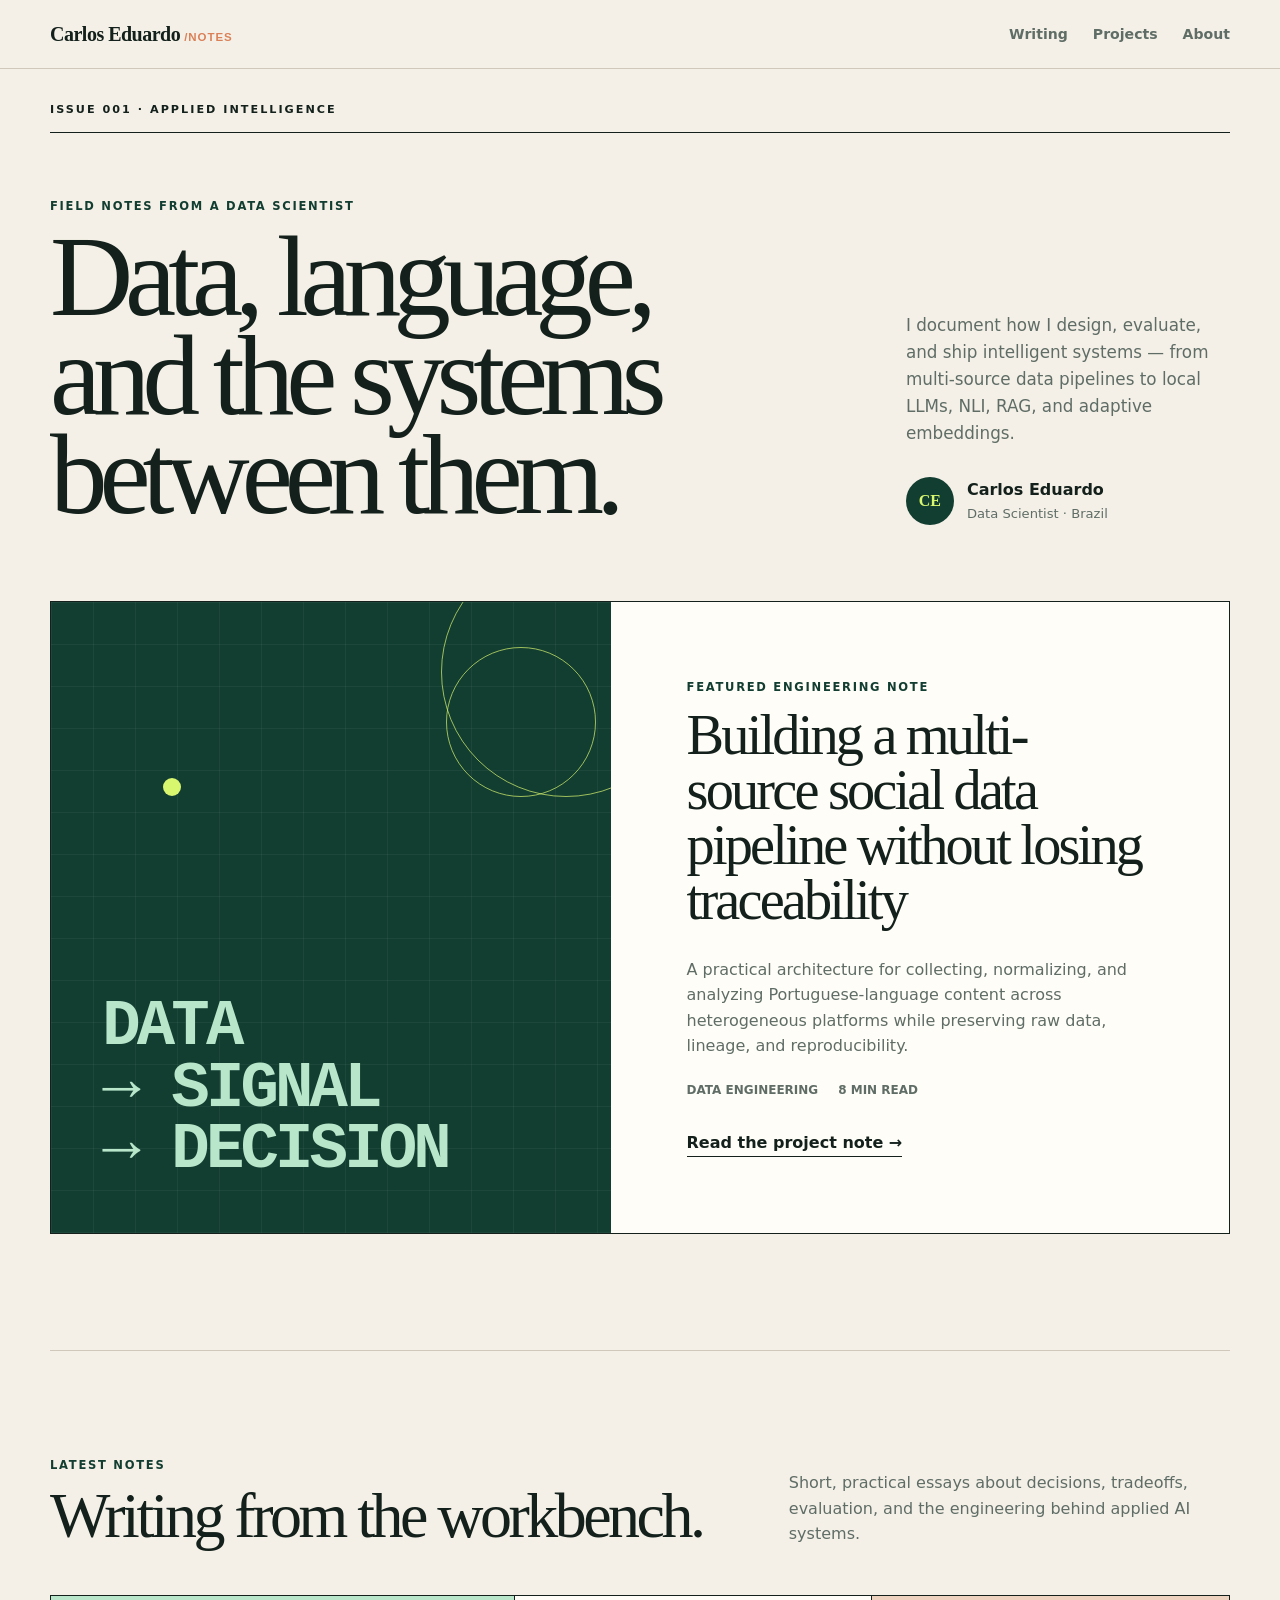
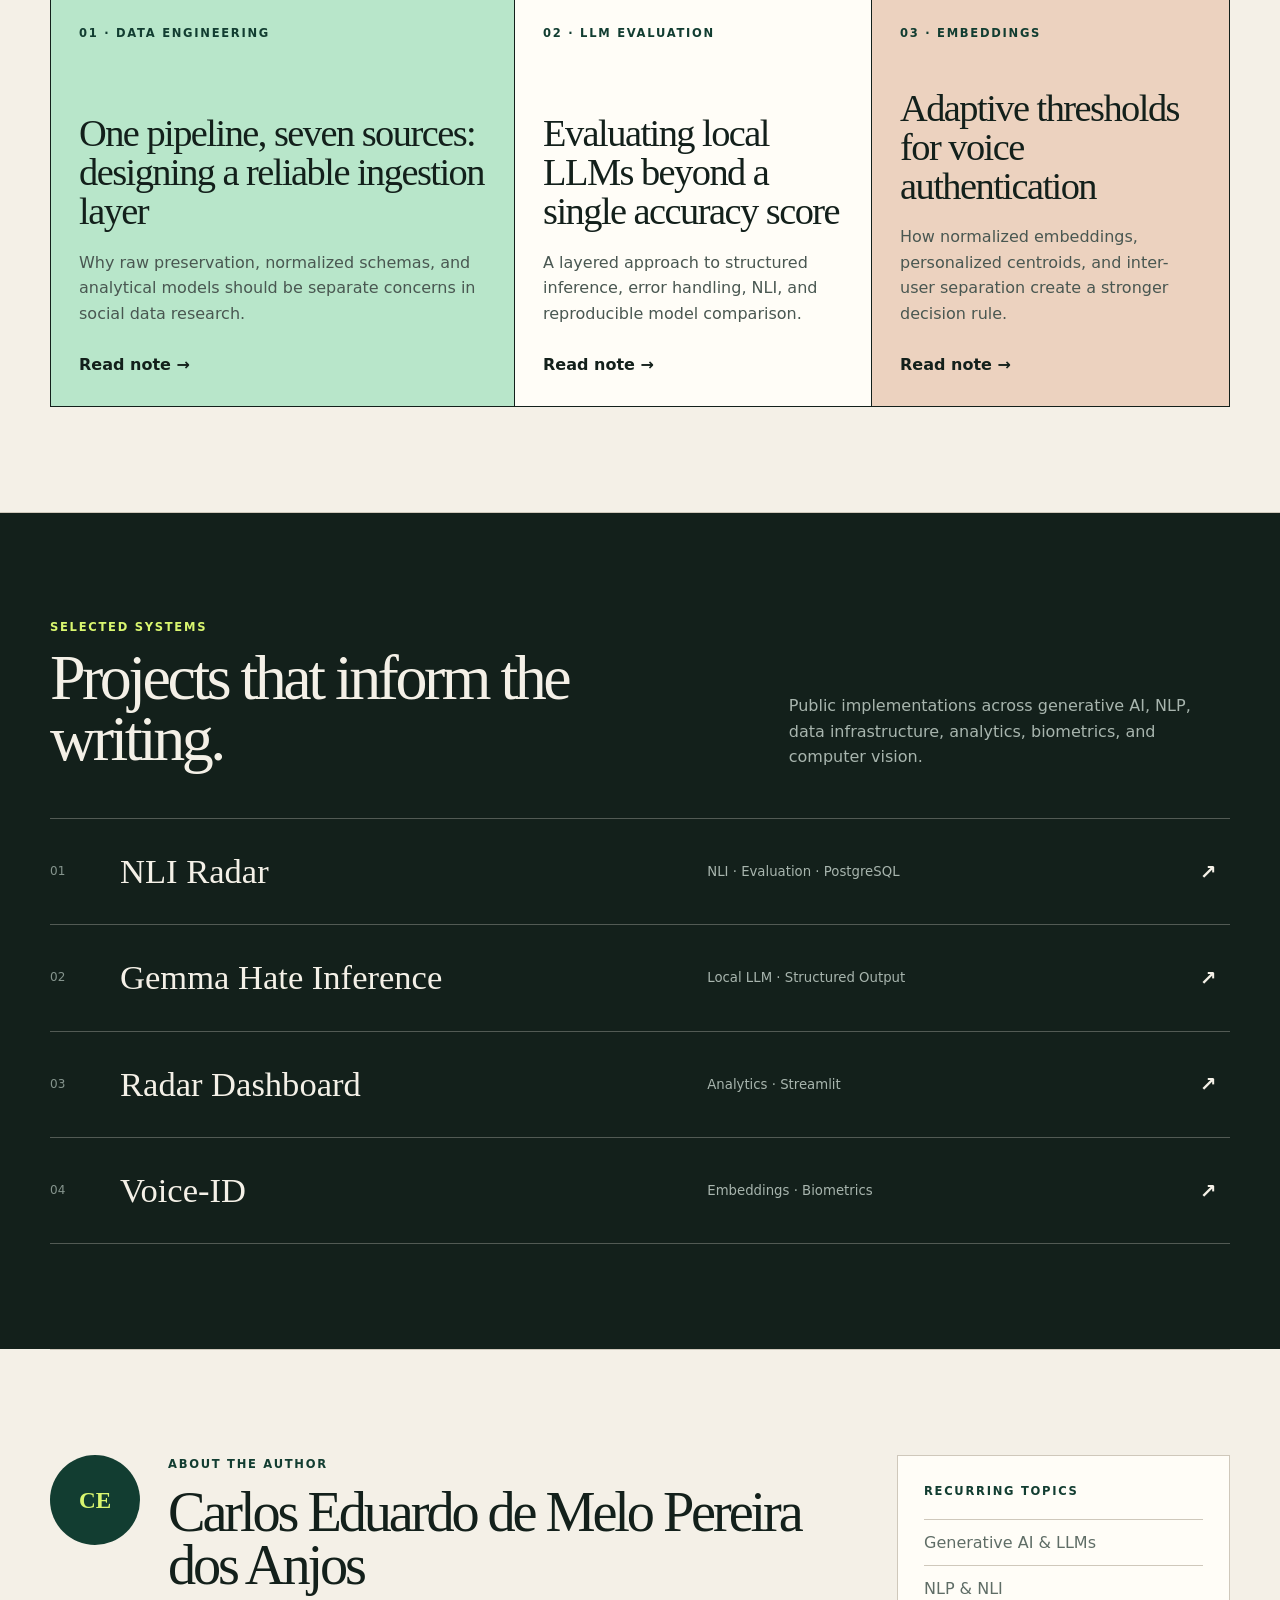
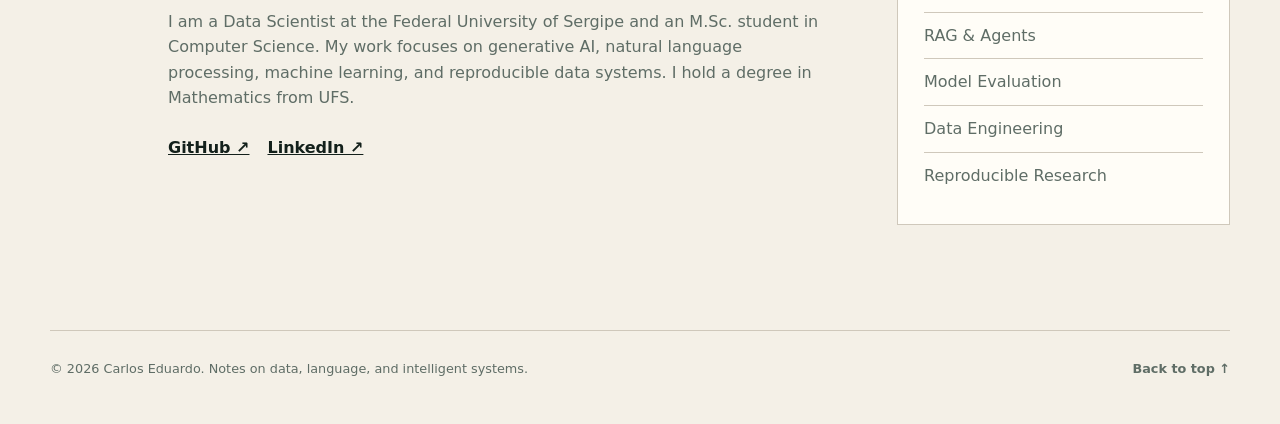
<file: index.html>
<!doctype html>
<html lang="en">
<head>
  <meta charset="utf-8">
  <meta name="viewport" content="width=device-width, initial-scale=1">
  <title>Carlos Eduardo — Notes on Data & AI</title>
  <meta name="description" content="A technical blog by Carlos Eduardo about data science, generative AI, NLP, LLM evaluation, and reliable data systems.">
  <meta property="og:title" content="Carlos Eduardo — Notes on Data & AI">
  <meta property="og:description" content="Field notes on data science, generative AI, NLP, and reliable intelligent systems.">
  <meta property="og:type" content="website">
  <meta property="og:url" content="https://carlosanjoss.github.io/">
  <meta property="og:image" content="https://carlosanjoss.github.io/og.png">
  <meta property="og:image:width" content="1200">
  <meta property="og:image:height" content="630">
  <meta property="og:image:alt" content="Carlos Eduardo — Data Scientist, Generative AI, NLP">
  <meta name="twitter:card" content="summary_large_image">
  <meta name="twitter:image" content="https://carlosanjoss.github.io/og.png">
  <link rel="canonical" href="https://carlosanjoss.github.io/">
  <link rel="stylesheet" href="styles.css">
</head>
<body id="top">
  <header class="site-header">
    <div class="container nav-wrap">
      <a class="wordmark" href="blog.html">Carlos Eduardo<span>/notes</span></a>
      <nav aria-label="Primary navigation">
        <a href="#writing">Writing</a>
        <a href="#projects">Projects</a>
        <a href="#about">About</a>
      </nav>
    </div>
  </header>

  <main>
    <section class="masthead container">
      <p class="issue">ISSUE 001 · APPLIED INTELLIGENCE</p>
      <div class="mast-grid">
        <div>
          <p class="kicker">Field notes from a Data Scientist</p>
          <h1>Data, language, and the systems between them.</h1>
        </div>
        <div class="mast-aside">
          <p>I document how I design, evaluate, and ship intelligent systems — from multi-source data pipelines to local LLMs, NLI, RAG, and adaptive embeddings.</p>
          <div class="author-line">
            <div class="monogram" aria-hidden="true">CE</div>
            <div><strong>Carlos Eduardo</strong><span>Data Scientist · Brazil</span></div>
          </div>
        </div>
      </div>
    </section>

    <section class="feature container" aria-labelledby="featured-title">
      <div class="feature-art" aria-hidden="true">
        <span class="signal signal-a"></span><span class="signal signal-b"></span><span class="signal signal-c"></span>
        <div class="feature-code">DATA<br>→ SIGNAL<br>→ DECISION</div>
      </div>
      <article class="feature-copy">
        <p class="label">Featured engineering note</p>
        <h2 id="featured-title">Building a multi-source social data pipeline without losing traceability</h2>
        <p>A practical architecture for collecting, normalizing, and analyzing Portuguese-language content across heterogeneous platforms while preserving raw data, lineage, and reproducibility.</p>
        <div class="meta"><span>Data Engineering</span><span>8 min read</span></div>
        <a class="text-link" href="posts/social-data-pipeline.html">Read the project note <span aria-hidden="true">→</span></a>
      </article>
    </section>

    <section id="writing" class="section container">
      <div class="section-title">
        <div><p class="kicker">Latest notes</p><h2>Writing from the workbench.</h2></div>
        <p>Short, practical essays about decisions, tradeoffs, evaluation, and the engineering behind applied AI systems.</p>
      </div>
      <div class="post-grid">
        <article class="post-card post-large">
          <p class="label">01 · Data Engineering</p>
          <h3>One pipeline, seven sources: designing a reliable ingestion layer</h3>
          <p>Why raw preservation, normalized schemas, and analytical models should be separate concerns in social data research.</p>
          <a href="posts/social-data-pipeline.html">Read note <span aria-hidden="true">→</span></a>
        </article>
        <article class="post-card">
          <p class="label">02 · LLM Evaluation</p>
          <h3>Evaluating local LLMs beyond a single accuracy score</h3>
          <p>A layered approach to structured inference, error handling, NLI, and reproducible model comparison.</p>
          <a href="posts/local-llm-evaluation.html">Read note <span aria-hidden="true">→</span></a>
        </article>
        <article class="post-card tone-warm">
          <p class="label">03 · Embeddings</p>
          <h3>Adaptive thresholds for voice authentication</h3>
          <p>How normalized embeddings, personalized centroids, and inter-user separation create a stronger decision rule.</p>
          <a href="posts/adaptive-voice-authentication.html">Read note <span aria-hidden="true">→</span></a>
        </article>
      </div>
    </section>

    <section id="projects" class="section projects-section">
      <div class="container">
        <div class="section-title">
          <div><p class="kicker">Selected systems</p><h2>Projects that inform the writing.</h2></div>
          <p>Public implementations across generative AI, NLP, data infrastructure, analytics, biometrics, and computer vision.</p>
        </div>
        <div class="project-list">
          <a href="https://github.com/carlosanjoss/nli_radar" target="_blank" rel="noreferrer"><span>01</span><strong>NLI Radar</strong><em>NLI · Evaluation · PostgreSQL</em><b aria-hidden="true">↗</b></a>
          <a href="https://github.com/carlosanjoss/gema_hate" target="_blank" rel="noreferrer"><span>02</span><strong>Gemma Hate Inference</strong><em>Local LLM · Structured Output</em><b aria-hidden="true">↗</b></a>
          <a href="https://github.com/carlosanjoss/dashboard_radar" target="_blank" rel="noreferrer"><span>03</span><strong>Radar Dashboard</strong><em>Analytics · Streamlit</em><b aria-hidden="true">↗</b></a>
          <a href="https://github.com/carlosanjoss/voice-id" target="_blank" rel="noreferrer"><span>04</span><strong>Voice-ID</strong><em>Embeddings · Biometrics</em><b aria-hidden="true">↗</b></a>
        </div>
      </div>
    </section>

    <section id="about" class="section about container">
      <div class="about-card">
        <div class="monogram monogram-large" aria-hidden="true">CE</div>
        <div>
          <p class="kicker">About the author</p>
          <h2>Carlos Eduardo de Melo Pereira dos Anjos</h2>
          <p>I am a Data Scientist at the Federal University of Sergipe and an M.Sc. student in Computer Science. My work focuses on generative AI, natural language processing, machine learning, and reproducible data systems. I hold a degree in Mathematics from UFS.</p>
          <div class="about-links">
            <a href="https://github.com/carlosanjoss" target="_blank" rel="noreferrer">GitHub ↗</a>
            <a href="https://www.linkedin.com/in/carlos-eduardo-de-melo-pereira-dos-anjos-7416bb205" target="_blank" rel="noreferrer">LinkedIn ↗</a>
          </div>
        </div>
      </div>
      <aside class="topics">
        <p class="label">Recurring topics</p>
        <ul><li>Generative AI & LLMs</li><li>NLP & NLI</li><li>RAG & Agents</li><li>Model Evaluation</li><li>Data Engineering</li><li>Reproducible Research</li></ul>
      </aside>
    </section>
  </main>

  <footer class="container">
    <p>© 2026 Carlos Eduardo. Notes on data, language, and intelligent systems.</p>
    <a href="#top">Back to top ↑</a>
  </footer>
</body>
</html>
</file>
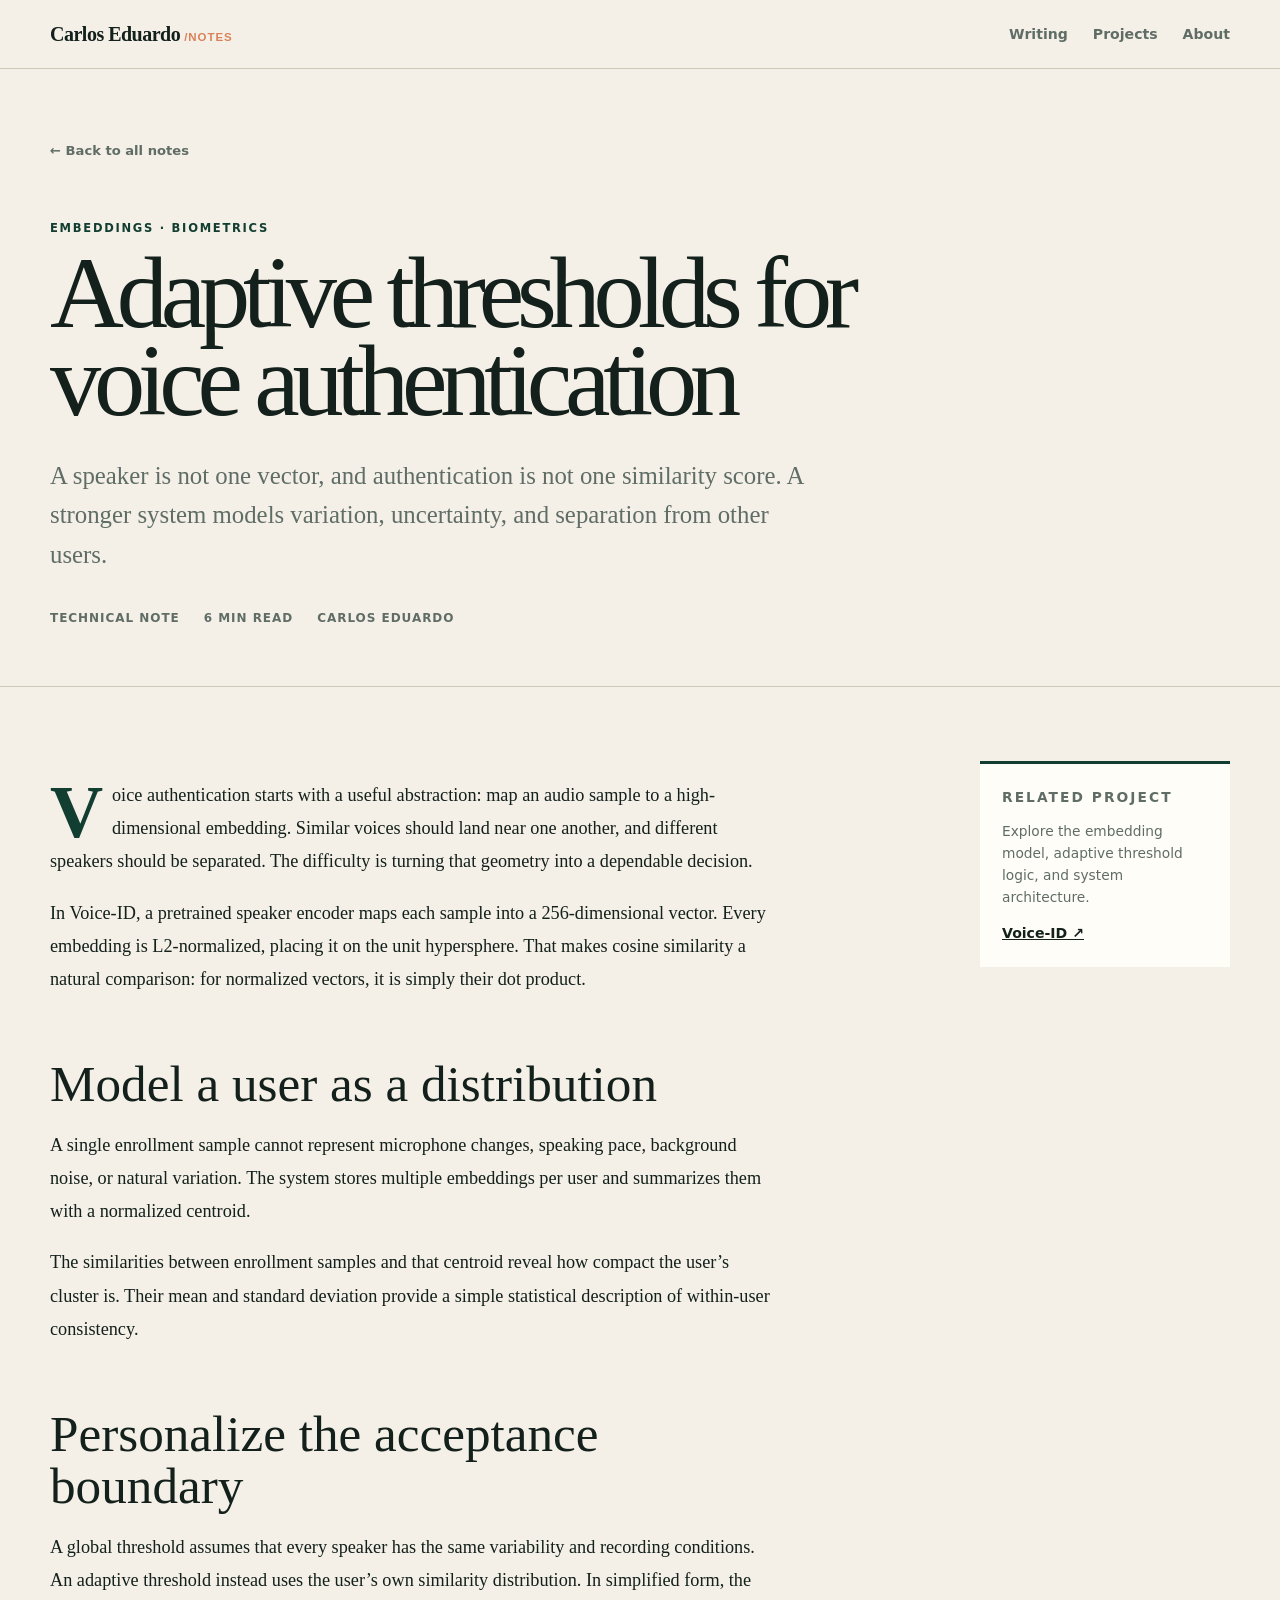
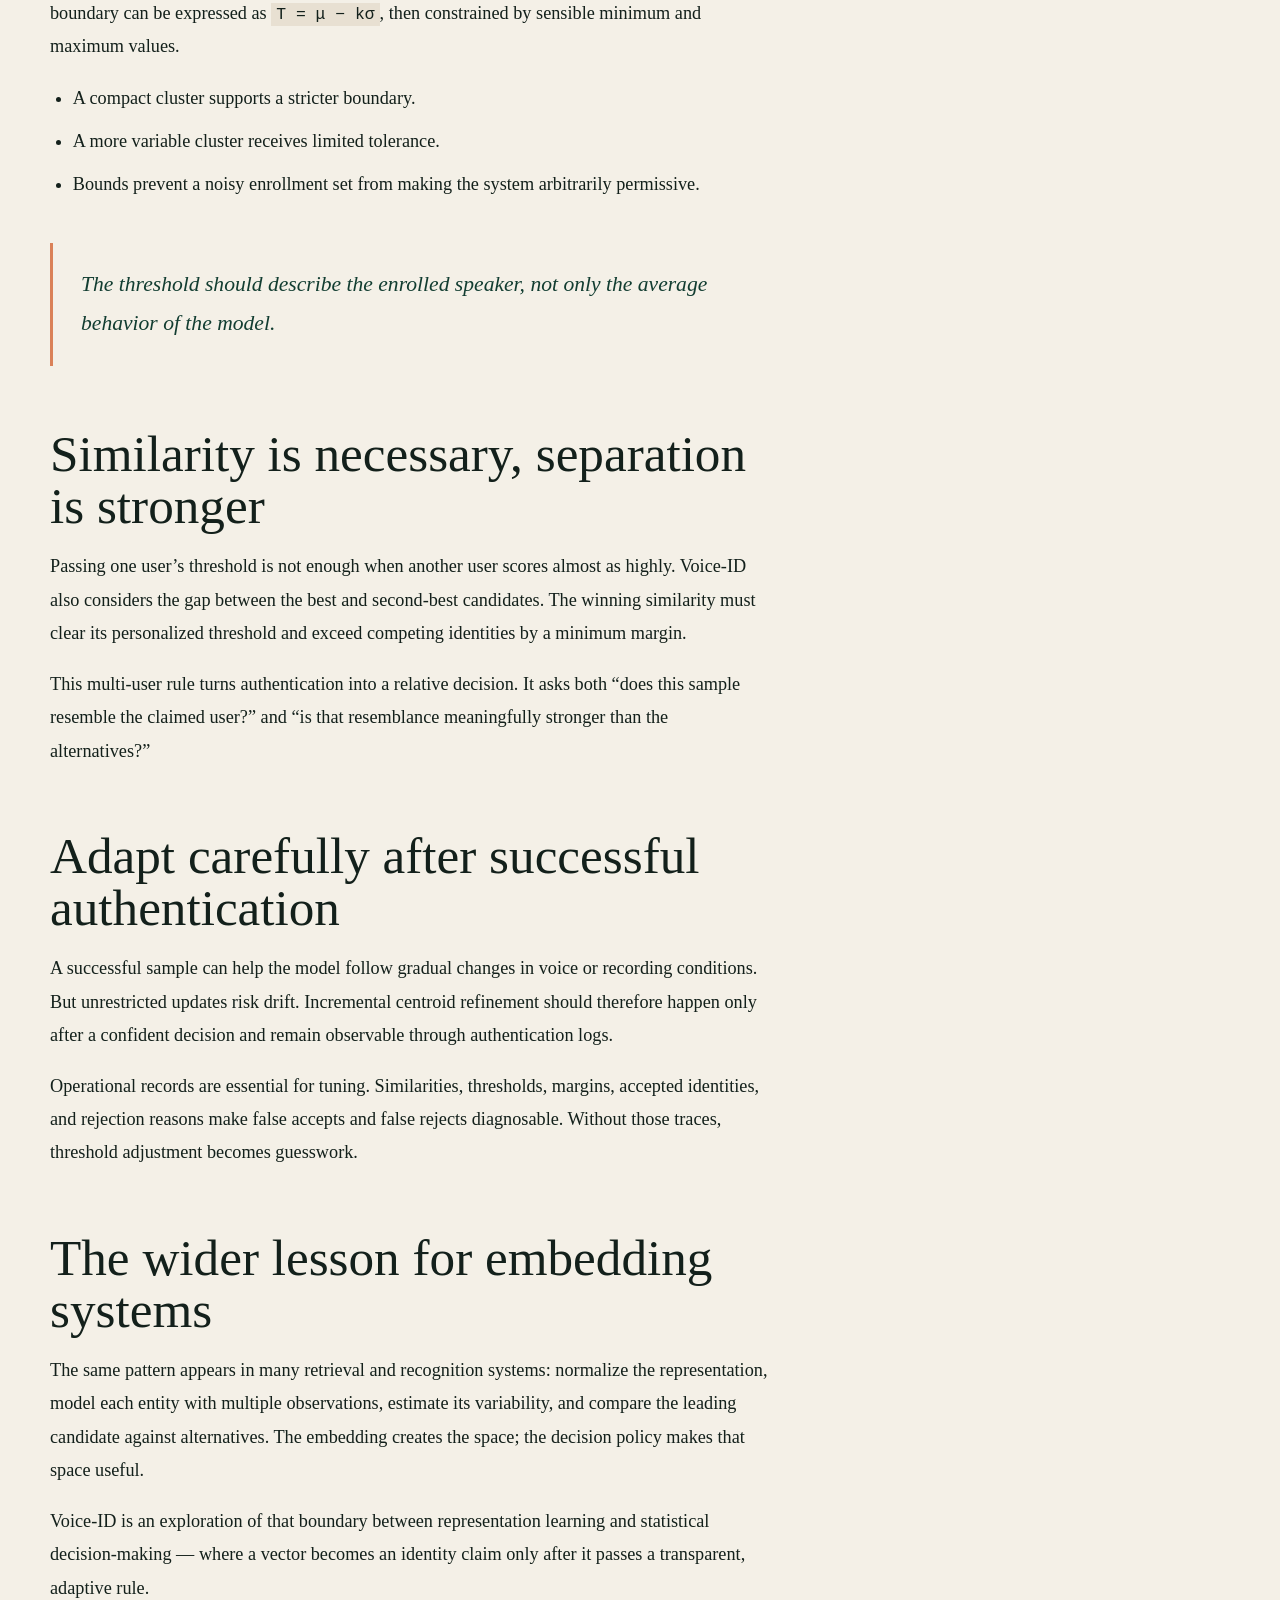
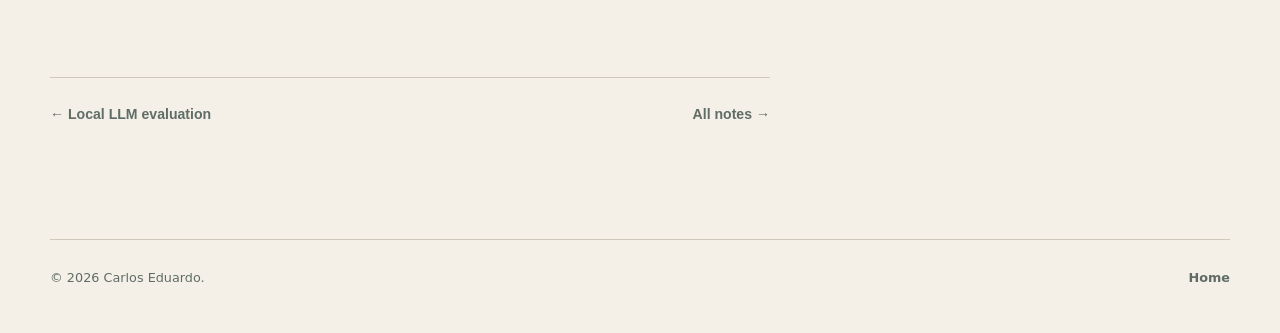
<file: posts/adaptive-voice-authentication.html>
<!doctype html>
<html lang="en">
<head>
  <meta charset="utf-8"><meta name="viewport" content="width=device-width, initial-scale=1">
  <title>Adaptive Thresholds for Voice Authentication — Carlos Eduardo</title>
  <meta name="description" content="How normalized voice embeddings, personalized centroids, and inter-user separation support adaptive speaker authentication.">
  <meta property="og:title" content="Adaptive Thresholds for Voice Authentication"><meta property="og:description" content="Normalized embeddings, personalized centroids, and inter-user separation for speaker authentication."><meta property="og:type" content="article">
  <link rel="stylesheet" href="../styles.css">
</head>
<body>
  <header class="site-header"><div class="container nav-wrap"><a class="wordmark" href="../index.html">Carlos Eduardo<span>/notes</span></a><nav aria-label="Primary navigation"><a href="../index.html#writing">Writing</a><a href="../index.html#projects">Projects</a><a href="../index.html#about">About</a></nav></div></header>
  <main>
    <header class="article-header"><div class="container"><a class="back" href="../index.html">← Back to all notes</a><p class="kicker">Embeddings · Biometrics</p><h1>Adaptive thresholds for voice authentication</h1><p class="article-deck">A speaker is not one vector, and authentication is not one similarity score. A stronger system models variation, uncertainty, and separation from other users.</p><div class="article-meta"><span>Technical note</span><span>6 min read</span><span>Carlos Eduardo</span></div></div></header>
    <div class="article-layout container">
      <article class="article-body">
        <p>Voice authentication starts with a useful abstraction: map an audio sample to a high-dimensional embedding. Similar voices should land near one another, and different speakers should be separated. The difficulty is turning that geometry into a dependable decision.</p>
        <p>In Voice-ID, a pretrained speaker encoder maps each sample into a 256-dimensional vector. Every embedding is L2-normalized, placing it on the unit hypersphere. That makes cosine similarity a natural comparison: for normalized vectors, it is simply their dot product.</p>
        <h2>Model a user as a distribution</h2>
        <p>A single enrollment sample cannot represent microphone changes, speaking pace, background noise, or natural variation. The system stores multiple embeddings per user and summarizes them with a normalized centroid.</p>
        <p>The similarities between enrollment samples and that centroid reveal how compact the user’s cluster is. Their mean and standard deviation provide a simple statistical description of within-user consistency.</p>
        <h2>Personalize the acceptance boundary</h2>
        <p>A global threshold assumes that every speaker has the same variability and recording conditions. An adaptive threshold instead uses the user’s own similarity distribution. In simplified form, the boundary can be expressed as <code>T = μ − kσ</code>, then constrained by sensible minimum and maximum values.</p>
        <ul><li>A compact cluster supports a stricter boundary.</li><li>A more variable cluster receives limited tolerance.</li><li>Bounds prevent a noisy enrollment set from making the system arbitrarily permissive.</li></ul>
        <blockquote>The threshold should describe the enrolled speaker, not only the average behavior of the model.</blockquote>
        <h2>Similarity is necessary, separation is stronger</h2>
        <p>Passing one user’s threshold is not enough when another user scores almost as highly. Voice-ID also considers the gap between the best and second-best candidates. The winning similarity must clear its personalized threshold and exceed competing identities by a minimum margin.</p>
        <p>This multi-user rule turns authentication into a relative decision. It asks both “does this sample resemble the claimed user?” and “is that resemblance meaningfully stronger than the alternatives?”</p>
        <h2>Adapt carefully after successful authentication</h2>
        <p>A successful sample can help the model follow gradual changes in voice or recording conditions. But unrestricted updates risk drift. Incremental centroid refinement should therefore happen only after a confident decision and remain observable through authentication logs.</p>
        <p>Operational records are essential for tuning. Similarities, thresholds, margins, accepted identities, and rejection reasons make false accepts and false rejects diagnosable. Without those traces, threshold adjustment becomes guesswork.</p>
        <h2>The wider lesson for embedding systems</h2>
        <p>The same pattern appears in many retrieval and recognition systems: normalize the representation, model each entity with multiple observations, estimate its variability, and compare the leading candidate against alternatives. The embedding creates the space; the decision policy makes that space useful.</p>
        <p>Voice-ID is an exploration of that boundary between representation learning and statistical decision-making — where a vector becomes an identity claim only after it passes a transparent, adaptive rule.</p>
        <nav class="article-nav" aria-label="Article navigation"><a href="local-llm-evaluation.html">← Local LLM evaluation</a><a href="../index.html">All notes →</a></nav>
      </article>
      <aside class="article-aside"><p class="label">Related project</p><p>Explore the embedding model, adaptive threshold logic, and system architecture.</p><a href="https://github.com/carlosanjoss/voice-id" target="_blank" rel="noreferrer">Voice-ID ↗</a></aside>
    </div>
  </main>
  <footer class="container"><p>© 2026 Carlos Eduardo.</p><a href="../index.html">Home</a></footer>
</body>
</html>
</file>
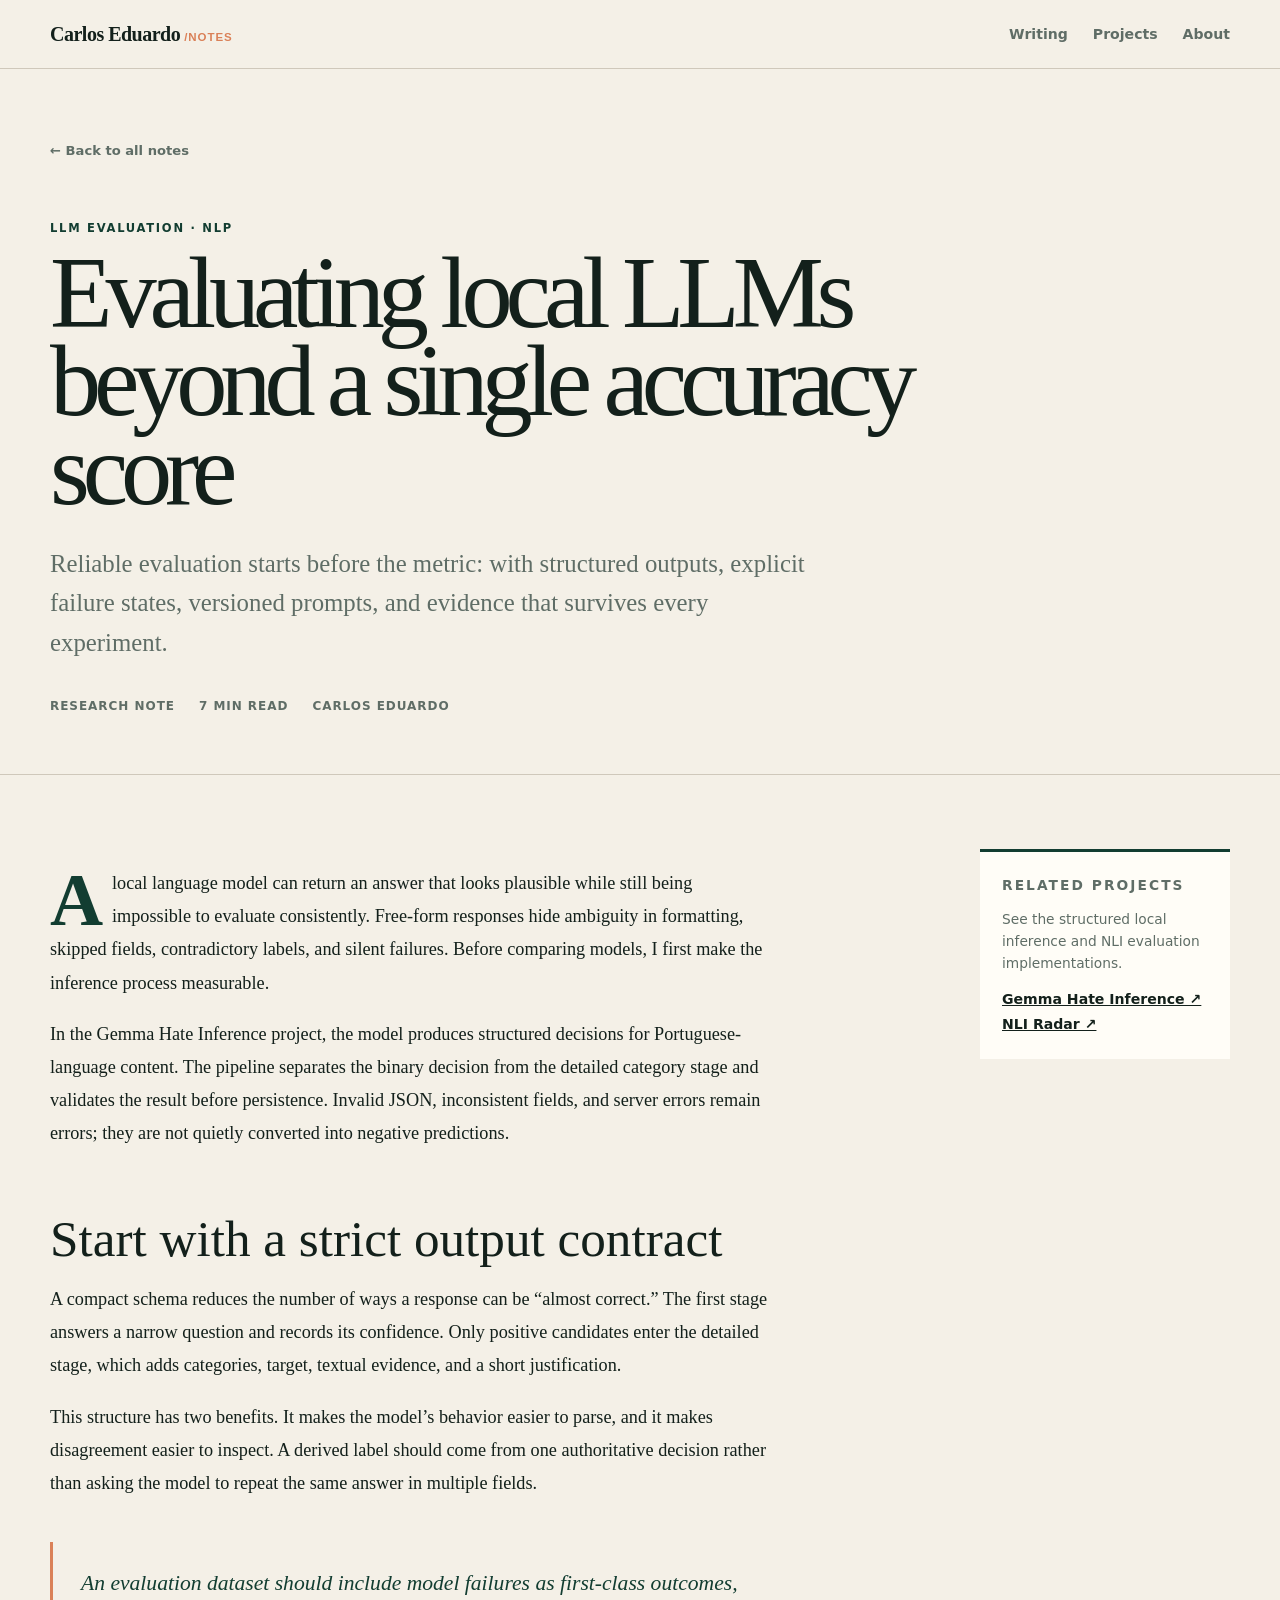
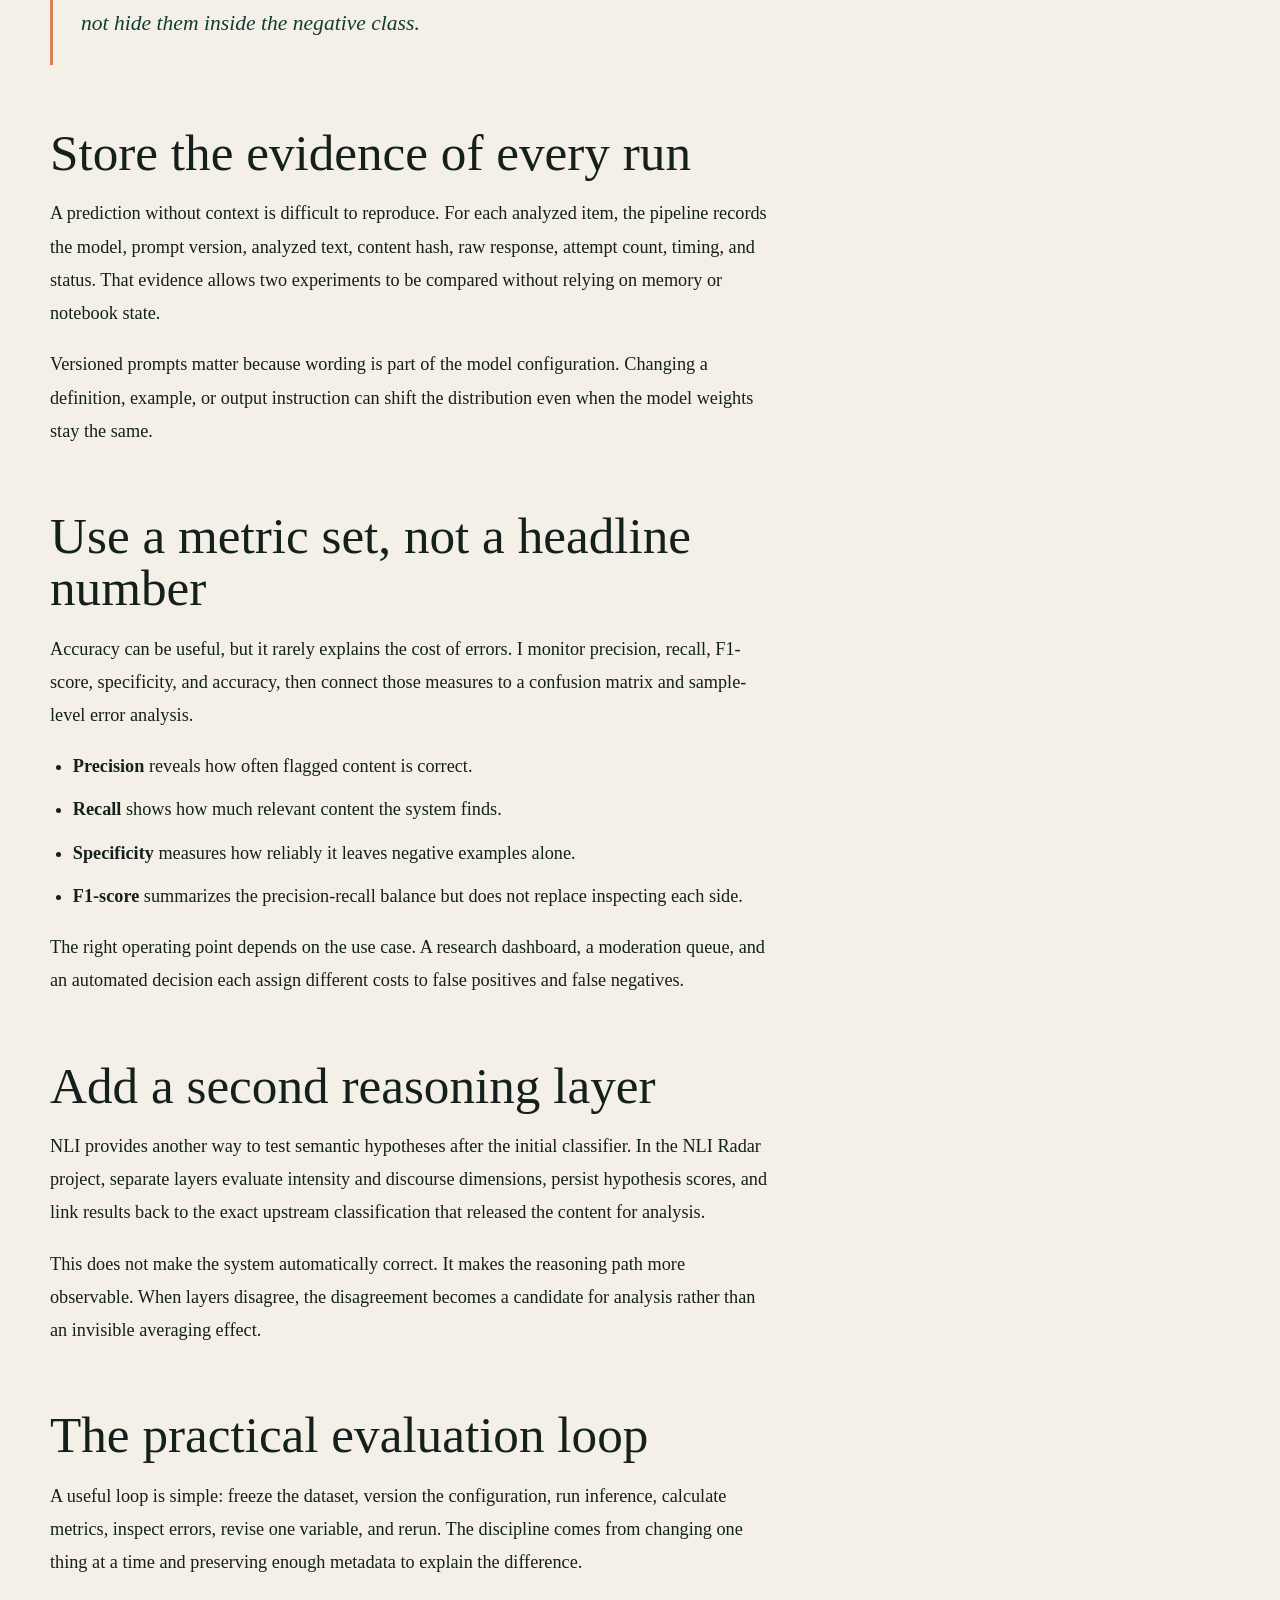
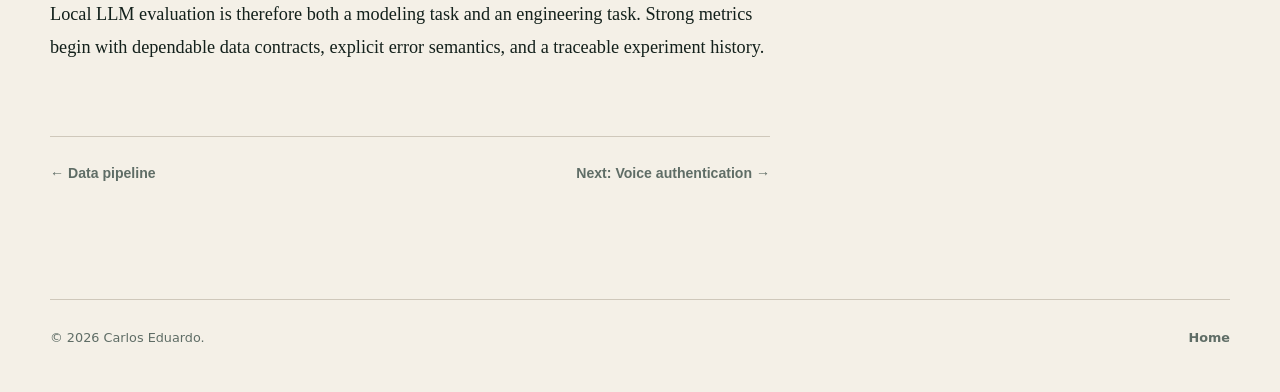
<file: posts/local-llm-evaluation.html>
<!doctype html>
<html lang="en">
<head>
  <meta charset="utf-8"><meta name="viewport" content="width=device-width, initial-scale=1">
  <title>Evaluating Local LLMs Beyond Accuracy — Carlos Eduardo</title>
  <meta name="description" content="A layered approach to structured local LLM inference, metrics, error analysis, NLI, and reproducible evaluation.">
  <meta property="og:title" content="Evaluating Local LLMs Beyond Accuracy"><meta property="og:description" content="Structured inference, metrics, error analysis, NLI, and reproducible evaluation."><meta property="og:type" content="article">
  <link rel="stylesheet" href="../styles.css">
</head>
<body>
  <header class="site-header"><div class="container nav-wrap"><a class="wordmark" href="../index.html">Carlos Eduardo<span>/notes</span></a><nav aria-label="Primary navigation"><a href="../index.html#writing">Writing</a><a href="../index.html#projects">Projects</a><a href="../index.html#about">About</a></nav></div></header>
  <main>
    <header class="article-header"><div class="container"><a class="back" href="../index.html">← Back to all notes</a><p class="kicker">LLM Evaluation · NLP</p><h1>Evaluating local LLMs beyond a single accuracy score</h1><p class="article-deck">Reliable evaluation starts before the metric: with structured outputs, explicit failure states, versioned prompts, and evidence that survives every experiment.</p><div class="article-meta"><span>Research note</span><span>7 min read</span><span>Carlos Eduardo</span></div></div></header>
    <div class="article-layout container">
      <article class="article-body">
        <p>A local language model can return an answer that looks plausible while still being impossible to evaluate consistently. Free-form responses hide ambiguity in formatting, skipped fields, contradictory labels, and silent failures. Before comparing models, I first make the inference process measurable.</p>
        <p>In the Gemma Hate Inference project, the model produces structured decisions for Portuguese-language content. The pipeline separates the binary decision from the detailed category stage and validates the result before persistence. Invalid JSON, inconsistent fields, and server errors remain errors; they are not quietly converted into negative predictions.</p>
        <h2>Start with a strict output contract</h2>
        <p>A compact schema reduces the number of ways a response can be “almost correct.” The first stage answers a narrow question and records its confidence. Only positive candidates enter the detailed stage, which adds categories, target, textual evidence, and a short justification.</p>
        <p>This structure has two benefits. It makes the model’s behavior easier to parse, and it makes disagreement easier to inspect. A derived label should come from one authoritative decision rather than asking the model to repeat the same answer in multiple fields.</p>
        <blockquote>An evaluation dataset should include model failures as first-class outcomes, not hide them inside the negative class.</blockquote>
        <h2>Store the evidence of every run</h2>
        <p>A prediction without context is difficult to reproduce. For each analyzed item, the pipeline records the model, prompt version, analyzed text, content hash, raw response, attempt count, timing, and status. That evidence allows two experiments to be compared without relying on memory or notebook state.</p>
        <p>Versioned prompts matter because wording is part of the model configuration. Changing a definition, example, or output instruction can shift the distribution even when the model weights stay the same.</p>
        <h2>Use a metric set, not a headline number</h2>
        <p>Accuracy can be useful, but it rarely explains the cost of errors. I monitor precision, recall, F1-score, specificity, and accuracy, then connect those measures to a confusion matrix and sample-level error analysis.</p>
        <ul><li><strong>Precision</strong> reveals how often flagged content is correct.</li><li><strong>Recall</strong> shows how much relevant content the system finds.</li><li><strong>Specificity</strong> measures how reliably it leaves negative examples alone.</li><li><strong>F1-score</strong> summarizes the precision-recall balance but does not replace inspecting each side.</li></ul>
        <p>The right operating point depends on the use case. A research dashboard, a moderation queue, and an automated decision each assign different costs to false positives and false negatives.</p>
        <h2>Add a second reasoning layer</h2>
        <p>NLI provides another way to test semantic hypotheses after the initial classifier. In the NLI Radar project, separate layers evaluate intensity and discourse dimensions, persist hypothesis scores, and link results back to the exact upstream classification that released the content for analysis.</p>
        <p>This does not make the system automatically correct. It makes the reasoning path more observable. When layers disagree, the disagreement becomes a candidate for analysis rather than an invisible averaging effect.</p>
        <h2>The practical evaluation loop</h2>
        <p>A useful loop is simple: freeze the dataset, version the configuration, run inference, calculate metrics, inspect errors, revise one variable, and rerun. The discipline comes from changing one thing at a time and preserving enough metadata to explain the difference.</p>
        <p>Local LLM evaluation is therefore both a modeling task and an engineering task. Strong metrics begin with dependable data contracts, explicit error semantics, and a traceable experiment history.</p>
        <nav class="article-nav" aria-label="Article navigation"><a href="social-data-pipeline.html">← Data pipeline</a><a href="adaptive-voice-authentication.html">Next: Voice authentication →</a></nav>
      </article>
      <aside class="article-aside"><p class="label">Related projects</p><p>See the structured local inference and NLI evaluation implementations.</p><a href="https://github.com/carlosanjoss/gema_hate" target="_blank" rel="noreferrer">Gemma Hate Inference ↗</a><br><a href="https://github.com/carlosanjoss/nli_radar" target="_blank" rel="noreferrer">NLI Radar ↗</a></aside>
    </div>
  </main>
  <footer class="container"><p>© 2026 Carlos Eduardo.</p><a href="../index.html">Home</a></footer>
</body>
</html>
</file>
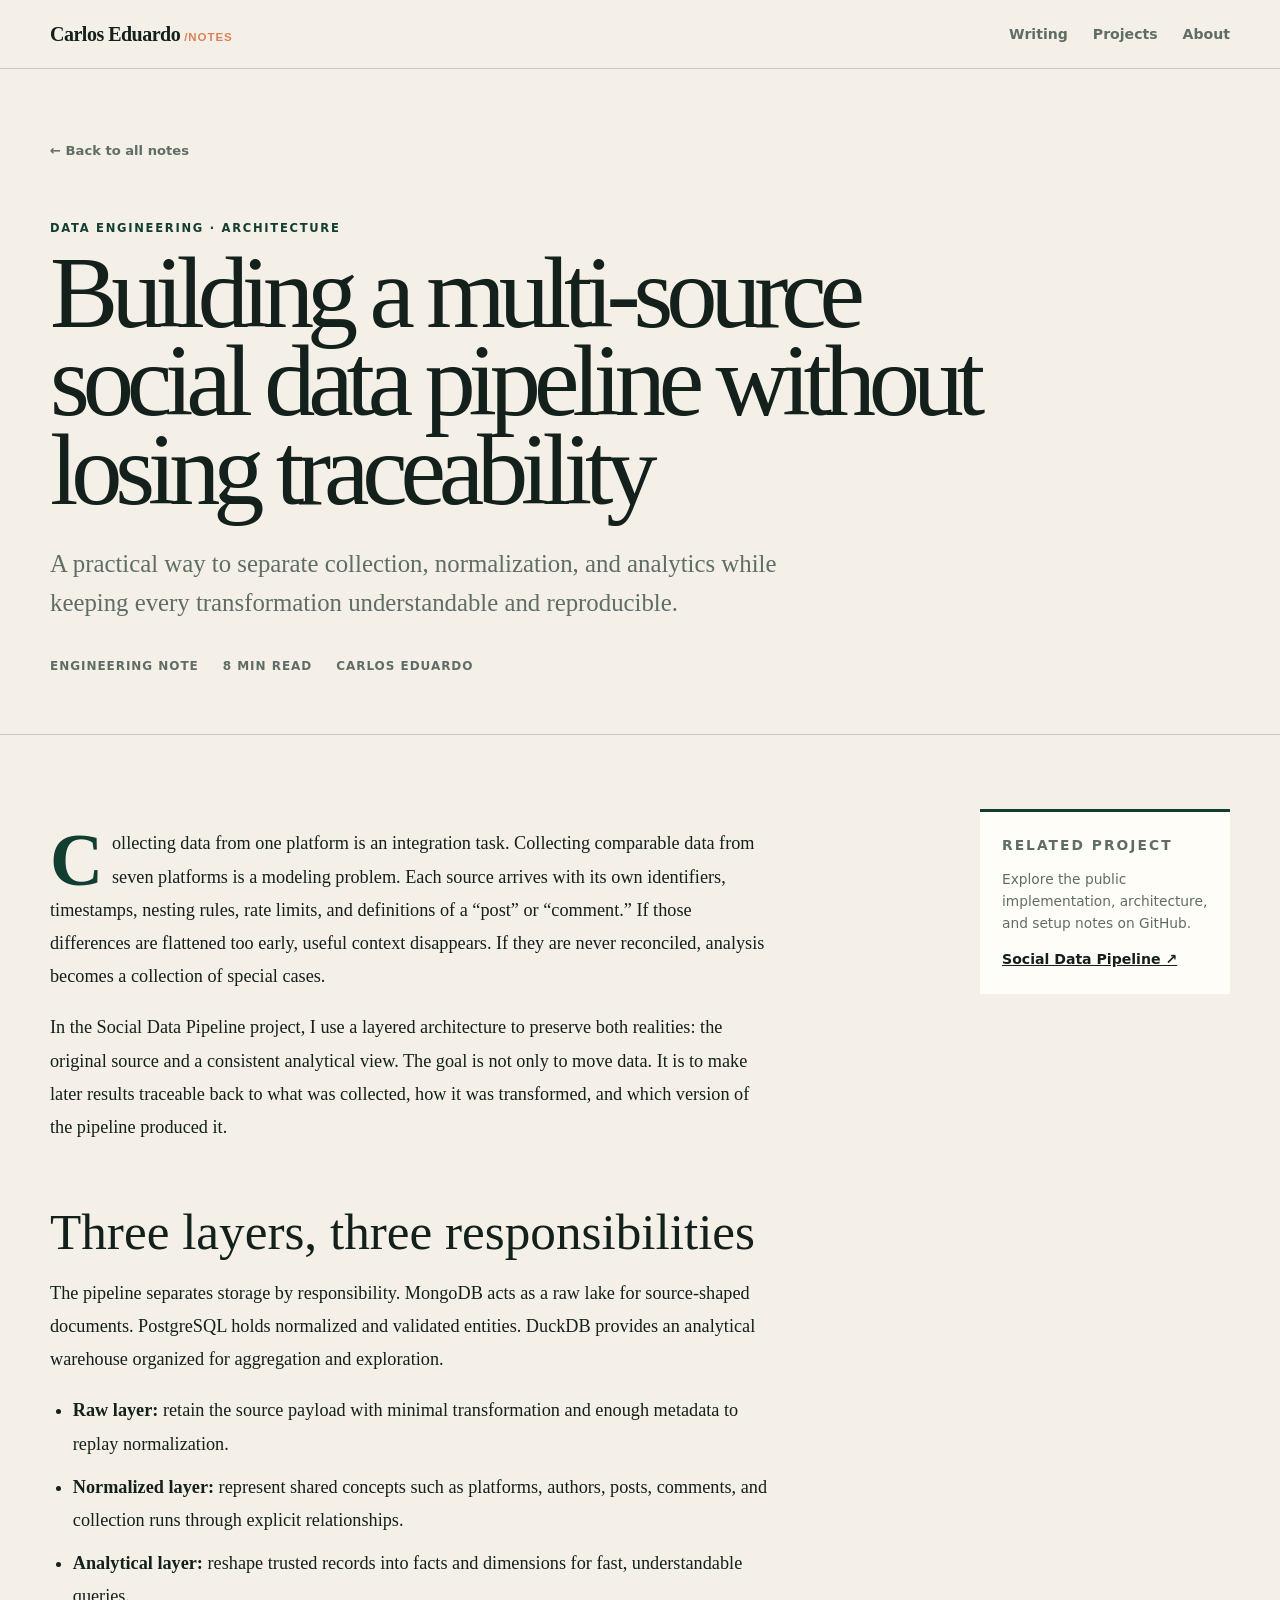
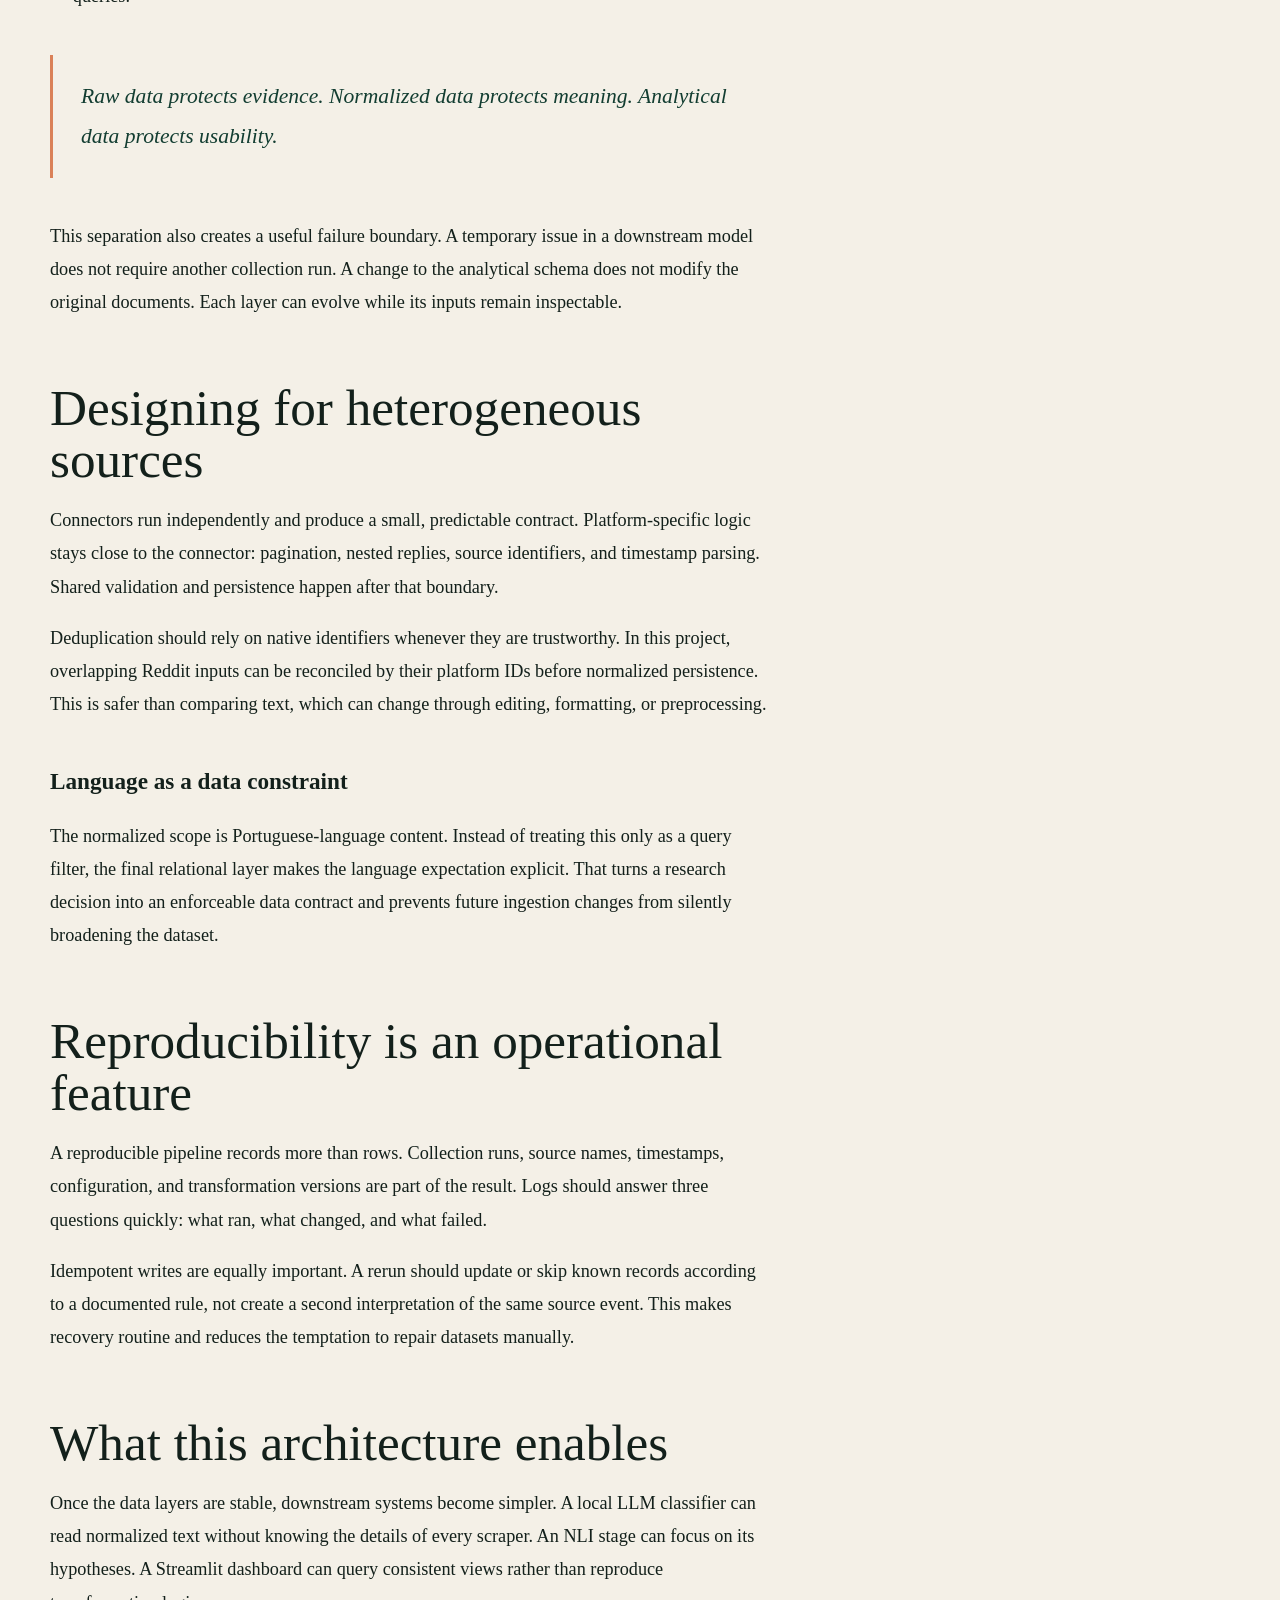
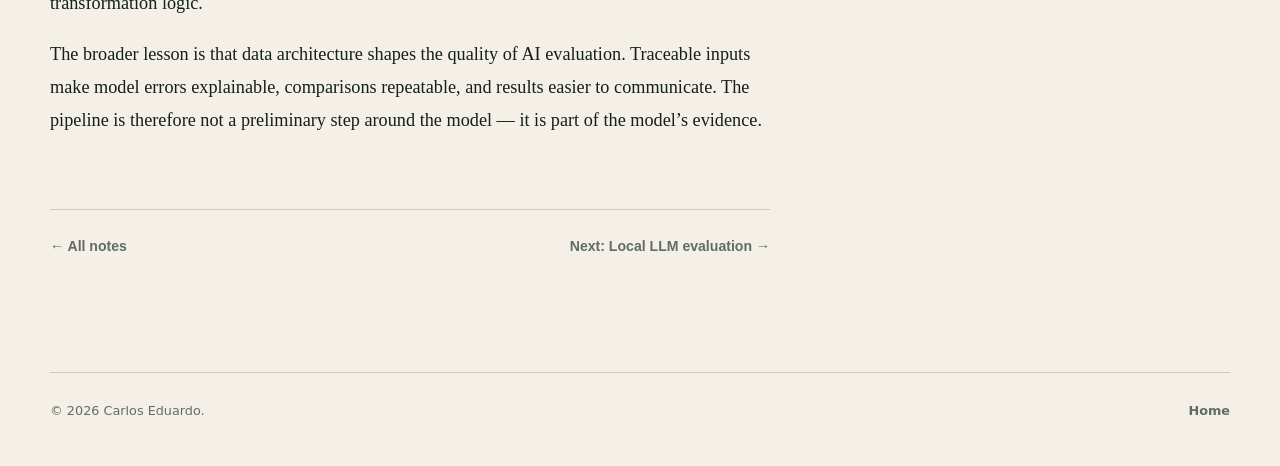
<file: posts/social-data-pipeline.html>
<!doctype html>
<html lang="en">
<head>
  <meta charset="utf-8"><meta name="viewport" content="width=device-width, initial-scale=1">
  <title>Building a Multi-source Social Data Pipeline — Carlos Eduardo</title>
  <meta name="description" content="A practical architecture for multi-source social data collection, normalization, lineage, and reproducible analysis.">
  <meta property="og:title" content="Building a Multi-source Social Data Pipeline"><meta property="og:description" content="A practical architecture for collection, normalization, lineage, and reproducible analysis."><meta property="og:type" content="article">
  <link rel="stylesheet" href="../styles.css">
</head>
<body>
  <header class="site-header"><div class="container nav-wrap"><a class="wordmark" href="../index.html">Carlos Eduardo<span>/notes</span></a><nav aria-label="Primary navigation"><a href="../index.html#writing">Writing</a><a href="../index.html#projects">Projects</a><a href="../index.html#about">About</a></nav></div></header>
  <main>
    <header class="article-header"><div class="container"><a class="back" href="../index.html">← Back to all notes</a><p class="kicker">Data Engineering · Architecture</p><h1>Building a multi-source social data pipeline without losing traceability</h1><p class="article-deck">A practical way to separate collection, normalization, and analytics while keeping every transformation understandable and reproducible.</p><div class="article-meta"><span>Engineering note</span><span>8 min read</span><span>Carlos Eduardo</span></div></div></header>
    <div class="article-layout container">
      <article class="article-body">
        <p>Collecting data from one platform is an integration task. Collecting comparable data from seven platforms is a modeling problem. Each source arrives with its own identifiers, timestamps, nesting rules, rate limits, and definitions of a “post” or “comment.” If those differences are flattened too early, useful context disappears. If they are never reconciled, analysis becomes a collection of special cases.</p>
        <p>In the Social Data Pipeline project, I use a layered architecture to preserve both realities: the original source and a consistent analytical view. The goal is not only to move data. It is to make later results traceable back to what was collected, how it was transformed, and which version of the pipeline produced it.</p>
        <h2>Three layers, three responsibilities</h2>
        <p>The pipeline separates storage by responsibility. MongoDB acts as a raw lake for source-shaped documents. PostgreSQL holds normalized and validated entities. DuckDB provides an analytical warehouse organized for aggregation and exploration.</p>
        <ul><li><strong>Raw layer:</strong> retain the source payload with minimal transformation and enough metadata to replay normalization.</li><li><strong>Normalized layer:</strong> represent shared concepts such as platforms, authors, posts, comments, and collection runs through explicit relationships.</li><li><strong>Analytical layer:</strong> reshape trusted records into facts and dimensions for fast, understandable queries.</li></ul>
        <blockquote>Raw data protects evidence. Normalized data protects meaning. Analytical data protects usability.</blockquote>
        <p>This separation also creates a useful failure boundary. A temporary issue in a downstream model does not require another collection run. A change to the analytical schema does not modify the original documents. Each layer can evolve while its inputs remain inspectable.</p>
        <h2>Designing for heterogeneous sources</h2>
        <p>Connectors run independently and produce a small, predictable contract. Platform-specific logic stays close to the connector: pagination, nested replies, source identifiers, and timestamp parsing. Shared validation and persistence happen after that boundary.</p>
        <p>Deduplication should rely on native identifiers whenever they are trustworthy. In this project, overlapping Reddit inputs can be reconciled by their platform IDs before normalized persistence. This is safer than comparing text, which can change through editing, formatting, or preprocessing.</p>
        <h3>Language as a data constraint</h3>
        <p>The normalized scope is Portuguese-language content. Instead of treating this only as a query filter, the final relational layer makes the language expectation explicit. That turns a research decision into an enforceable data contract and prevents future ingestion changes from silently broadening the dataset.</p>
        <h2>Reproducibility is an operational feature</h2>
        <p>A reproducible pipeline records more than rows. Collection runs, source names, timestamps, configuration, and transformation versions are part of the result. Logs should answer three questions quickly: what ran, what changed, and what failed.</p>
        <p>Idempotent writes are equally important. A rerun should update or skip known records according to a documented rule, not create a second interpretation of the same source event. This makes recovery routine and reduces the temptation to repair datasets manually.</p>
        <h2>What this architecture enables</h2>
        <p>Once the data layers are stable, downstream systems become simpler. A local LLM classifier can read normalized text without knowing the details of every scraper. An NLI stage can focus on its hypotheses. A Streamlit dashboard can query consistent views rather than reproduce transformation logic.</p>
        <p>The broader lesson is that data architecture shapes the quality of AI evaluation. Traceable inputs make model errors explainable, comparisons repeatable, and results easier to communicate. The pipeline is therefore not a preliminary step around the model — it is part of the model’s evidence.</p>
        <nav class="article-nav" aria-label="Article navigation"><a href="../index.html">← All notes</a><a href="local-llm-evaluation.html">Next: Local LLM evaluation →</a></nav>
      </article>
      <aside class="article-aside"><p class="label">Related project</p><p>Explore the public implementation, architecture, and setup notes on GitHub.</p><a href="https://github.com/carlosanjoss/social_data_pipeline" target="_blank" rel="noreferrer">Social Data Pipeline ↗</a></aside>
    </div>
  </main>
  <footer class="container"><p>© 2026 Carlos Eduardo.</p><a href="../index.html">Home</a></footer>
</body>
</html>
</file>
<file: styles.css>
:root {
  color-scheme: light;
  --paper: #f4f0e7;
  --paper-deep: #e8e0d2;
  --ink: #13201b;
  --muted: #5f6d66;
  --line: #cfc8bb;
  --forest: #123d31;
  --mint: #b8e6ca;
  --acid: #d9f66f;
  --warm: #da8158;
  --white: #fffdf7;
  --max: 1180px;
}

* { box-sizing: border-box; }
html { scroll-behavior: smooth; }
body {
  margin: 0;
  background: var(--paper);
  color: var(--ink);
  font-family: Inter, ui-sans-serif, system-ui, -apple-system, BlinkMacSystemFont, "Segoe UI", sans-serif;
  line-height: 1.6;
}
a { color: inherit; }
.container { width: min(calc(100% - 40px), var(--max)); margin-inline: auto; }
.site-header { position: sticky; top: 0; z-index: 10; border-bottom: 1px solid var(--line); background: rgba(244, 240, 231, .9); backdrop-filter: blur(14px); }
.nav-wrap { min-height: 68px; display: flex; align-items: center; justify-content: space-between; gap: 28px; }
.wordmark { font-family: Georgia, "Times New Roman", serif; font-size: 1.25rem; font-weight: 800; letter-spacing: -.025em; text-decoration: none; }
.wordmark span { margin-left: 4px; color: var(--warm); font-family: Inter, sans-serif; font-size: .72rem; font-weight: 850; letter-spacing: .08em; text-transform: uppercase; }
nav { display: flex; gap: 25px; }
nav a { color: var(--muted); font-size: .88rem; font-weight: 750; text-decoration: none; }
nav a:hover, nav a:focus-visible { color: var(--ink); }

.masthead { padding: 32px 0 76px; }
.issue { display: flex; justify-content: space-between; margin: 0 0 64px; padding-bottom: 13px; border-bottom: 1px solid var(--ink); font-size: .7rem; font-weight: 850; letter-spacing: .18em; }
.mast-grid { display: grid; grid-template-columns: 1.6fr .7fr; gap: clamp(50px, 9vw, 120px); align-items: end; }
.kicker, .label { margin: 0 0 12px; color: var(--forest); font-size: .72rem; font-weight: 900; letter-spacing: .15em; text-transform: uppercase; }
h1, h2, h3 { font-family: Georgia, "Times New Roman", serif; }
h1 { max-width: 850px; margin: 0; font-size: clamp(3.9rem, 9vw, 8.4rem); font-weight: 500; line-height: .86; letter-spacing: -.07em; }
.mast-aside > p { margin: 0 0 30px; color: var(--muted); font-size: 1.05rem; }
.author-line { display: flex; align-items: center; gap: 13px; }
.monogram { width: 48px; aspect-ratio: 1; display: grid; place-items: center; flex: 0 0 auto; border-radius: 50%; background: var(--forest); color: var(--acid); font-family: Georgia, serif; font-weight: 800; }
.author-line strong, .author-line span { display: block; }
.author-line span { color: var(--muted); font-size: .82rem; }

.feature { display: grid; grid-template-columns: .95fr 1.05fr; min-height: 500px; margin-bottom: 116px; border: 1px solid var(--ink); background: var(--white); }
.feature-art { position: relative; overflow: hidden; min-height: 420px; background: var(--forest); }
.feature-art::before { content: ""; position: absolute; inset: 0; opacity: .34; background-image: linear-gradient(rgba(184,230,202,.18) 1px, transparent 1px), linear-gradient(90deg, rgba(184,230,202,.18) 1px, transparent 1px); background-size: 42px 42px; }
.feature-code { position: absolute; left: clamp(24px, 4vw, 54px); bottom: clamp(24px, 4vw, 54px); color: var(--mint); font-family: ui-monospace, "SFMono-Regular", Consolas, monospace; font-size: clamp(2rem, 5vw, 4.8rem); font-weight: 850; line-height: .96; letter-spacing: -.06em; }
.signal { position: absolute; border: 1px solid rgba(217,246,111,.7); border-radius: 50%; }
.signal-a { width: 250px; height: 250px; right: -80px; top: -55px; }
.signal-b { width: 150px; height: 150px; right: 15px; top: 45px; }
.signal-c { width: 18px; height: 18px; left: 20%; top: 28%; background: var(--acid); }
.feature-copy { display: flex; flex-direction: column; justify-content: center; padding: clamp(36px, 6vw, 76px); }
.feature-copy h2 { margin: 0; font-size: clamp(2.2rem, 4.4vw, 4.3rem); font-weight: 500; line-height: .98; letter-spacing: -.05em; }
.feature-copy > p:not(.label) { margin: 28px 0 22px; color: var(--muted); }
.meta { display: flex; gap: 20px; margin-bottom: 30px; color: var(--muted); font-size: .75rem; font-weight: 750; text-transform: uppercase; }
.text-link { align-self: flex-start; border-bottom: 1px solid var(--ink); font-weight: 800; text-decoration: none; }

.section { padding: 105px 0; border-top: 1px solid var(--line); }
.section-title { display: grid; grid-template-columns: 1fr .65fr; gap: 60px; align-items: end; margin-bottom: 48px; }
.section-title h2, .about h2 { margin: 0; font-size: clamp(2.6rem, 5vw, 5.2rem); font-weight: 500; line-height: .95; letter-spacing: -.055em; }
.section-title > p { margin: 0; color: var(--muted); }
.post-grid { display: grid; grid-template-columns: 1.3fr 1fr 1fr; border: 1px solid var(--ink); }
.post-card { min-height: 410px; display: flex; flex-direction: column; padding: 28px; border-right: 1px solid var(--ink); background: var(--white); }
.post-card:last-child { border-right: 0; }
.post-card.post-large { background: var(--mint); }
.post-card.tone-warm { background: #ecd2bf; }
.post-card h3 { margin: auto 0 18px; font-size: clamp(1.8rem, 3vw, 3rem); font-weight: 500; line-height: 1.02; letter-spacing: -.04em; }
.post-card > p:not(.label) { margin: 0 0 26px; color: #495751; }
.post-card a { align-self: flex-start; font-weight: 850; text-decoration: none; }
.post-card a:hover, .post-card a:focus-visible { text-decoration: underline; }

.projects-section { background: var(--ink); color: var(--paper); }
.projects-section .kicker { color: var(--acid); }
.projects-section .section-title > p { color: #a8b5ae; }
.project-list { border-top: 1px solid rgba(244,240,231,.28); }
.project-list a { display: grid; grid-template-columns: 50px 1.2fr 1fr 30px; gap: 20px; align-items: center; padding: 25px 0; border-bottom: 1px solid rgba(244,240,231,.28); text-decoration: none; transition: padding 160ms ease, color 160ms ease; }
.project-list a:hover, .project-list a:focus-visible { padding-left: 10px; color: var(--acid); }
.project-list span { color: #85948d; font-size: .75rem; }
.project-list strong { font-family: Georgia, serif; font-size: clamp(1.35rem, 2.7vw, 2.3rem); font-weight: 500; }
.project-list em { color: #a8b5ae; font-size: .83rem; font-style: normal; }
.project-list b { font-size: 1.25rem; }

.about { display: grid; grid-template-columns: 1.4fr .6fr; gap: 70px; align-items: start; }
.about-card { display: grid; grid-template-columns: auto 1fr; gap: 28px; }
.monogram-large { width: 90px; font-size: 1.45rem; }
.about h2 { max-width: 750px; font-size: clamp(2.4rem, 4.4vw, 4.4rem); }
.about-card p:not(.kicker) { max-width: 740px; color: var(--muted); }
.about-links { display: flex; gap: 18px; margin-top: 24px; }
.about-links a { font-weight: 850; }
.topics { padding: 26px; border: 1px solid var(--line); background: var(--white); }
.topics ul { margin: 18px 0 0; padding: 0; list-style: none; }
.topics li { padding: 10px 0; border-top: 1px solid var(--line); color: var(--muted); }

footer { display: flex; justify-content: space-between; gap: 24px; padding: 28px 0 44px; border-top: 1px solid var(--line); color: var(--muted); font-size: .8rem; }
footer p { margin: 0; }
footer a { font-weight: 800; text-decoration: none; }
:focus-visible { outline: 3px solid var(--warm); outline-offset: 4px; }

@media (max-width: 900px) {
  .mast-grid, .feature, .section-title, .about { grid-template-columns: 1fr; }
  .mast-grid { gap: 42px; }
  .feature-art { min-height: 360px; }
  .post-grid { grid-template-columns: 1fr; }
  .post-card { min-height: 330px; border-right: 0; border-bottom: 1px solid var(--ink); }
  .post-card:last-child { border-bottom: 0; }
}
@media (max-width: 640px) {
  .container { width: min(calc(100% - 28px), var(--max)); }
  nav a:not(:last-child) { display: none; }
  .masthead { padding-top: 24px; }
  .issue { margin-bottom: 42px; }
  h1 { font-size: clamp(3.35rem, 18vw, 5rem); }
  .feature { margin-bottom: 76px; }
  .section { padding: 75px 0; }
  .project-list a { grid-template-columns: 36px 1fr 24px; }
  .project-list em { display: none; }
  .about-card { grid-template-columns: 1fr; }
  .monogram-large { width: 68px; }
  footer { flex-direction: column; }
}
@media (prefers-reduced-motion: reduce) { html { scroll-behavior: auto; } }

/* Article pages */
.article-header { padding: 68px 0 58px; border-bottom: 1px solid var(--line); }
.article-header .back { display: inline-block; margin-bottom: 58px; color: var(--muted); font-size: .82rem; font-weight: 800; text-decoration: none; }
.article-header .back:hover, .article-header .back:focus-visible { color: var(--ink); }
.article-header h1 { max-width: 980px; font-size: clamp(3.3rem, 8vw, 7.2rem); }
.article-deck { max-width: 760px; margin: 30px 0 0; color: var(--muted); font-family: Georgia, serif; font-size: clamp(1.15rem, 2vw, 1.55rem); }
.article-meta { display: flex; flex-wrap: wrap; gap: 12px 24px; margin-top: 34px; color: var(--muted); font-size: .75rem; font-weight: 800; letter-spacing: .08em; text-transform: uppercase; }
.article-layout { display: grid; grid-template-columns: minmax(0, 720px) 250px; justify-content: space-between; gap: 70px; padding: 74px 0 112px; }
.article-body { font-family: Georgia, "Times New Roman", serif; font-size: 1.14rem; line-height: 1.82; }
.article-body > p:first-child::first-letter { float: left; margin: .08em .12em 0 0; color: var(--forest); font-size: 4.6rem; font-weight: 700; line-height: .76; }
.article-body h2 { margin: 62px 0 18px; font-size: clamp(2rem, 4vw, 3.5rem); font-weight: 500; line-height: 1.02; }
.article-body h3 { margin: 38px 0 12px; font-size: 1.45rem; }
.article-body code { padding: .12em .3em; background: var(--paper-deep); font-family: ui-monospace, "SFMono-Regular", Consolas, monospace; font-size: .9em; }
.article-body blockquote { margin: 42px 0; padding: 22px 0 22px 28px; border-left: 3px solid var(--warm); color: var(--forest); font-size: 1.35rem; font-style: italic; }
.article-body ul { padding-left: 1.25em; }
.article-body li { margin: .55em 0; }
.article-aside { position: sticky; top: 100px; align-self: start; padding: 22px; border-top: 3px solid var(--forest); background: var(--white); }
.article-aside p { margin: 0 0 12px; color: var(--muted); font-size: .86rem; }
.article-aside a { font-size: .88rem; font-weight: 850; }
.article-nav { display: flex; justify-content: space-between; gap: 30px; margin-top: 72px; padding-top: 24px; border-top: 1px solid var(--line); font-family: Inter, sans-serif; font-size: .88rem; font-weight: 850; }
@media (max-width: 820px) {
  .article-layout { grid-template-columns: 1fr; }
  .article-aside { position: static; }
}
</file>
